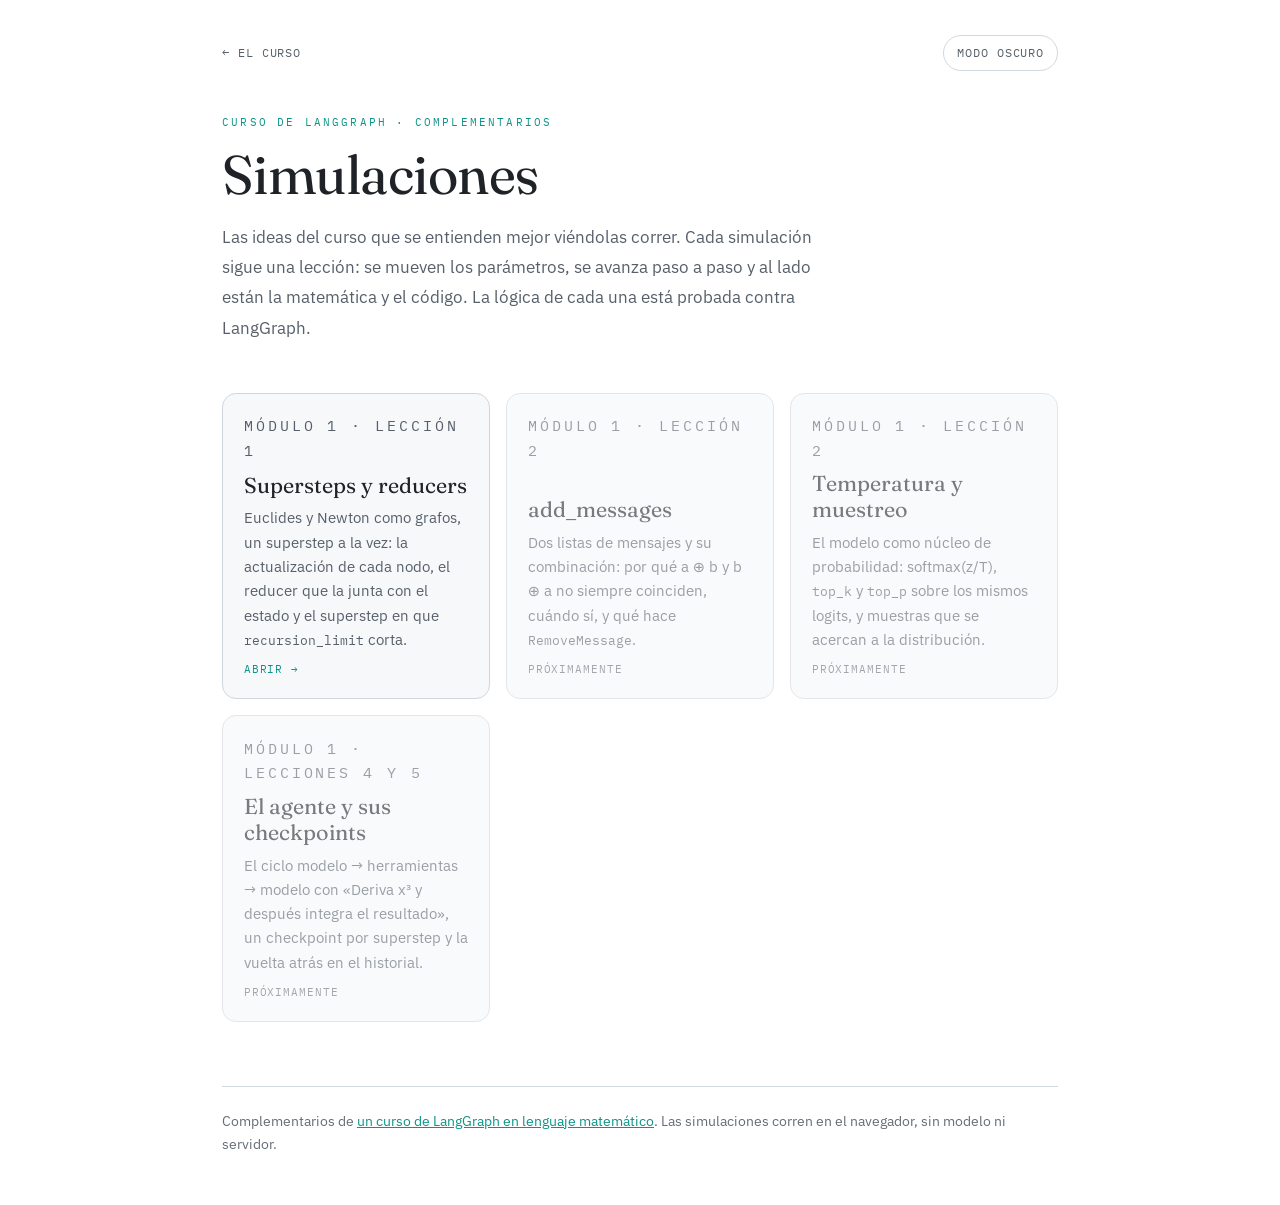
<file: complementarios/index.html>
<!doctype html>
<html lang="es">
<head>
<meta charset="utf-8">
<meta name="viewport" content="width=device-width, initial-scale=1">
<title>Complementarios del curso</title>
<meta name="description" content="Simulaciones interactivas del curso de LangGraph en lenguaje matemático: supersteps y reducers, add_messages, temperatura y muestreo, y el ciclo del agente con checkpoints.">
<script>
  try {
    var modo = localStorage.getItem("complementarios-modo");
    if (modo === "claro" || modo === "oscuro") document.documentElement.dataset.modo = modo;
  } catch (e) {}
</script>
<link rel="preconnect" href="https://fonts.googleapis.com">
<link rel="preconnect" href="https://fonts.gstatic.com" crossorigin>
<link rel="stylesheet" href="https://fonts.googleapis.com/css2?family=Fraunces:opsz,wght@9..144,400;9..144,500&family=IBM+Plex+Mono:wght@400;500;600&family=IBM+Plex+Sans:wght@400;600&display=swap">
<link rel="stylesheet" href="estilo.css">
<script defer src="paquetes/portada.js"></script>
</head>
<body>
<div class="wrap">
  <header class="top">
    <a href="https://github.com/B3njjaman/LangGraph">← El curso</a>
    <button class="modo" type="button">Modo oscuro</button>
  </header>

  <main>
    <section class="hero">
      <p class="eyebrow">Curso de LangGraph · Complementarios</p>
      <h1>Simulaciones</h1>
      <p class="lede">Las ideas del curso que se entienden mejor viéndolas correr. Cada simulación sigue una lección: se mueven los parámetros, se avanza paso a paso y al lado están la matemática y el código. La lógica de cada una está probada contra LangGraph.</p>
    </section>

    <div class="tarjetas">
      <a class="tarjeta" href="supersteps.html">
        <p class="eyebrow">Módulo 1 · Lección 1</p>
        <h2>Supersteps y reducers</h2>
        <p>Euclides y Newton como grafos, un superstep a la vez: la actualización de cada nodo, el reducer que la junta con el estado y el superstep en que <code>recursion_limit</code> corta.</p>
        <span class="ir">Abrir →</span>
      </a>
      <div class="tarjeta pronto">
        <p class="eyebrow">Módulo 1 · Lección 2</p>
        <h2>add_messages</h2>
        <p>Dos listas de mensajes y su combinación: por qué a ⊕ b y b ⊕ a no siempre coinciden, cuándo sí, y qué hace <code>RemoveMessage</code>.</p>
        <span class="ir">Próximamente</span>
      </div>
      <div class="tarjeta pronto">
        <p class="eyebrow">Módulo 1 · Lección 2</p>
        <h2>Temperatura y muestreo</h2>
        <p>El modelo como núcleo de probabilidad: softmax(z/T), <code>top_k</code> y <code>top_p</code> sobre los mismos logits, y muestras que se acercan a la distribución.</p>
        <span class="ir">Próximamente</span>
      </div>
      <div class="tarjeta pronto">
        <p class="eyebrow">Módulo 1 · Lecciones 4 y 5</p>
        <h2>El agente y sus checkpoints</h2>
        <p>El ciclo modelo → herramientas → modelo con «Deriva x³ y después integra el resultado», un checkpoint por superstep y la vuelta atrás en el historial.</p>
        <span class="ir">Próximamente</span>
      </div>
    </div>
  </main>

  <footer class="pie">
    Complementarios de <a href="https://github.com/B3njjaman/LangGraph">un curso de LangGraph en lenguaje matemático</a>. Las simulaciones corren en el navegador, sin modelo ni servidor.
  </footer>
</div>
</body>
</html>
</file>
<file: complementarios/estilo.css>
/* Complementarios del curso: el formato de las páginas del laboratorio de B&N Solutions
   (escenario con controles, Qué mirar, Las matemáticas, Cómo está construido, El código
   paso a paso, Por qué importa) con la paleta de los diagramas del curso
   (imagenes/diagramas/generar.py), para que se vean como parte de las lecciones. */

:root {
  color-scheme: light;
  --fondo: #ffffff;
  --fondo-2: #f6f8fa;
  --tarjeta: #f6f8fa;
  --borde: #d0d7de;
  --borde-2: #aab6c5;
  --tinta: #1f2328;
  --suave: #57606a;
  --tenue: #656d76;
  --nodo: #ffffff;
  --linea: #8c9bb0;
  --codigo: #f6f8fa;

  --turquesa: #0d9488;
  --turquesa-suave: #ccfbf1;
  --violeta: #7c3aed;
  --violeta-suave: #ede9fe;
  --ambar: #d97706;
  --ambar-suave: #fef3c7;
  --rosa: #e11d48;
  --rosa-suave: #ffe4e6;
  --celeste: #0284c7;
  --celeste-suave: #e0f2fe;
  --verde: #16a34a;
  --verde-suave: #dcfce7;

  --acento: var(--turquesa);
  --serif: "Fraunces", Georgia, serif;
  --sans: "IBM Plex Sans", system-ui, sans-serif;
  --mono: "IBM Plex Mono", ui-monospace, monospace;
}

@media (prefers-color-scheme: dark) {
  :root:not([data-modo="claro"]) {
    color-scheme: dark;
    --fondo: #0b1120;
    --fondo-2: #0e1626;
    --tarjeta: #111a2c;
    --borde: #26324a;
    --borde-2: #3b4d6b;
    --tinta: #e6edf3;
    --suave: #9aa7b8;
    --tenue: #8391a6;
    --nodo: #0e1626;
    --linea: #52668a;
    --codigo: #0e1626;

    --turquesa: #2dd4bf;
    --turquesa-suave: #0f3a3a;
    --violeta: #a78bfa;
    --violeta-suave: #2a2152;
    --ambar: #fbbf24;
    --ambar-suave: #3a2d0d;
    --rosa: #fb7185;
    --rosa-suave: #43192b;
    --celeste: #38bdf8;
    --celeste-suave: #0c2e48;
    --verde: #4ade80;
    --verde-suave: #0f3220;
  }
}

:root[data-modo="oscuro"] {
  color-scheme: dark;
  --fondo: #0b1120;
  --fondo-2: #0e1626;
  --tarjeta: #111a2c;
  --borde: #26324a;
  --borde-2: #3b4d6b;
  --tinta: #e6edf3;
  --suave: #9aa7b8;
  --tenue: #8391a6;
  --nodo: #0e1626;
  --linea: #52668a;
  --codigo: #0e1626;

  --turquesa: #2dd4bf;
  --turquesa-suave: #0f3a3a;
  --violeta: #a78bfa;
  --violeta-suave: #2a2152;
  --ambar: #fbbf24;
  --ambar-suave: #3a2d0d;
  --rosa: #fb7185;
  --rosa-suave: #43192b;
  --celeste: #38bdf8;
  --celeste-suave: #0c2e48;
  --verde: #4ade80;
  --verde-suave: #0f3220;
}

*,
*::before,
*::after {
  box-sizing: border-box;
}

html {
  -webkit-text-size-adjust: 100%;
}

body {
  margin: 0;
  background: var(--fondo);
  color: var(--tinta);
  font-family: var(--sans);
  font-size: 1rem;
  line-height: 1.7;
  -webkit-font-smoothing: antialiased;
}

a {
  color: var(--acento);
}

code {
  font-family: var(--mono);
  font-size: 0.88em;
}

:focus-visible {
  outline: 2px solid var(--acento);
  outline-offset: 3px;
}

.wrap {
  max-width: 900px;
  margin: 0 auto;
  padding: 0 2rem;
}

/* ── Barra superior ─────────────────────────────────────────────────────── */

.top {
  display: flex;
  align-items: center;
  justify-content: space-between;
  gap: 1rem;
  padding: 2.2rem 0 1.6rem;
  font-family: var(--mono);
  font-size: 0.72rem;
  letter-spacing: 0.08em;
  text-transform: uppercase;
}

.top a {
  color: var(--suave);
  text-decoration: none;
}

.top a:hover {
  color: var(--acento);
}

.modo {
  font: inherit;
  letter-spacing: inherit;
  text-transform: inherit;
  color: var(--suave);
  background: none;
  border: 1px solid var(--borde);
  border-radius: 999px;
  padding: 0.35rem 0.8rem;
  min-height: 36px;
  cursor: pointer;
}

.modo:hover {
  color: var(--tinta);
  border-color: var(--borde-2);
}

/* ── Portada de cada simulación ─────────────────────────────────────────── */

.hero {
  padding: 1rem 0 0.5rem;
}

.eyebrow {
  font-family: var(--mono);
  font-size: 0.68rem;
  letter-spacing: 0.2em;
  text-transform: uppercase;
  color: var(--acento);
  margin: 0 0 0.9rem;
}

h1 {
  font-family: var(--serif);
  font-weight: 400;
  font-size: clamp(2.2rem, 6vw, 3.4rem);
  line-height: 1.08;
  letter-spacing: -0.01em;
  margin: 0 0 1.1rem;
  text-wrap: balance;
}

.lede {
  font-size: 1.08rem;
  line-height: 1.75;
  color: var(--suave);
  max-width: 62ch;
  margin: 0;
}

/* ── Escenario: canvas + controles + traza ──────────────────────────────── */

.stage {
  position: relative;
  margin: 2.4rem 0 0;
  border: 1px solid var(--borde);
  border-radius: 14px;
  background: var(--fondo-2);
  overflow: hidden;
}

.stage canvas {
  display: block;
  width: 100%;
  height: auto;
  touch-action: manipulation;
}

.stage .idx {
  position: absolute;
  top: 0.75rem;
  right: 0.9rem;
  font-family: var(--mono);
  font-size: 0.68rem;
  letter-spacing: 0.1em;
  color: var(--tenue);
  pointer-events: none;
}

.hint {
  font-family: var(--mono);
  font-size: 0.66rem;
  letter-spacing: 0.08em;
  color: var(--tenue);
  margin: 0.7rem 0 0;
}

.ctls {
  display: grid;
  grid-template-columns: repeat(auto-fit, minmax(240px, 1fr));
  gap: 1rem 1.6rem;
  margin-top: 1.4rem;
}

.ctl {
  display: grid;
  gap: 0.4rem;
  min-width: 0;
}

.ctl[hidden] {
  display: none;
}

.ctl-label {
  display: flex;
  justify-content: space-between;
  gap: 0.6rem;
  font-family: var(--mono);
  font-size: 0.68rem;
  letter-spacing: 0.08em;
  text-transform: uppercase;
  color: var(--suave);
}

/* Los nombres de variables y de parámetros no pasan a mayúsculas: ε no es Ε. */
.ctl-label .nombre {
  text-transform: none;
  letter-spacing: 0;
}

.ctl-label output {
  color: var(--tinta);
  text-transform: none;
  letter-spacing: 0;
  font-variant-numeric: tabular-nums;
}

.seg {
  display: flex;
  flex-wrap: wrap;
  gap: 0.35rem;
}

.seg button,
.btn {
  font-family: var(--mono);
  font-size: 0.78rem;
  color: var(--suave);
  background: var(--fondo);
  border: 1px solid var(--borde);
  border-radius: 8px;
  padding: 0.45rem 0.75rem;
  min-height: 40px;
  cursor: pointer;
  transition: color 0.2s, border-color 0.2s, background 0.2s;
}

.seg button:hover,
.btn:hover {
  color: var(--tinta);
  border-color: var(--borde-2);
}

.seg button[aria-pressed="true"] {
  color: var(--tinta);
  background: var(--turquesa-suave);
  border-color: var(--turquesa);
}

.btn:disabled {
  opacity: 0.45;
  cursor: default;
}

.btn.primario {
  color: var(--tinta);
  border-color: var(--turquesa);
}

.botonera {
  display: flex;
  flex-wrap: wrap;
  gap: 0.45rem;
  margin-top: 1.4rem;
}

.nums {
  display: flex;
  flex-wrap: wrap;
  align-items: center;
  gap: 0.45rem 0.8rem;
}

.nums label {
  display: flex;
  align-items: center;
  gap: 0.4rem;
  font-family: var(--mono);
  font-size: 0.82rem;
  color: var(--suave);
}

/* 16px como mínimo, para que el teléfono no acerque la página al escribir */
.nums input {
  width: 6.4rem;
  font-family: var(--mono);
  font-size: 1rem;
  color: var(--tinta);
  background: var(--fondo);
  border: 1px solid var(--borde);
  border-radius: 8px;
  padding: 0.35rem 0.6rem;
  min-height: 40px;
}

.nums input:focus {
  border-color: var(--turquesa);
}

.presets {
  display: flex;
  flex-wrap: wrap;
  gap: 0.35rem;
}

.presets .btn {
  font-size: 0.72rem;
  min-height: 36px;
  padding: 0.3rem 0.6rem;
}

input[type="range"] {
  width: 100%;
  accent-color: var(--acento);
  min-height: 32px;
  margin: 0;
}

/* La traza: la sucesión de estados s₀, s₁, … como la entrega stream(stream_mode="values") */

.traza {
  margin-top: 1.4rem;
  border: 1px solid var(--borde);
  border-radius: 12px;
  overflow: hidden;
}

.traza-h {
  display: flex;
  justify-content: space-between;
  gap: 1rem;
  padding: 0.65rem 0.9rem;
  border-bottom: 1px solid var(--borde);
  font-family: var(--mono);
  font-size: 0.68rem;
  letter-spacing: 0.08em;
  text-transform: uppercase;
  color: var(--suave);
  background: var(--tarjeta);
}

.traza-cuerpo {
  max-height: 340px;
  overflow: auto;
}

.traza table {
  width: 100%;
  border-collapse: collapse;
  font-family: var(--mono);
  font-size: 0.76rem;
  font-variant-numeric: tabular-nums;
}

.traza th,
.traza td {
  text-align: left;
  vertical-align: top;
  padding: 0.5rem 0.9rem;
  border-bottom: 1px solid var(--borde);
}

.traza th {
  font-weight: 500;
  color: var(--tenue);
  font-size: 0.66rem;
  letter-spacing: 0.08em;
  text-transform: uppercase;
}

.traza tr:last-child td {
  border-bottom: 0;
}

.traza td {
  color: var(--suave);
  overflow-wrap: anywhere;
}

.traza tr.pendiente td {
  opacity: 0.35;
}

.traza tr.actual td {
  color: var(--tinta);
  background: var(--turquesa-suave);
}

.traza tr.error td {
  color: var(--rosa);
  background: var(--rosa-suave);
}

.traza th.min {
  text-transform: none;
  letter-spacing: 0;
  font-size: 0.76rem;
}

.traza td:nth-child(2) {
  white-space: nowrap;
}

.traza .k {
  width: 2.6rem;
  color: var(--tenue);
}

/* ── Bloques de texto ───────────────────────────────────────────────────── */

.blk {
  padding: 3.4rem 0 0;
}

.js .blk {
  opacity: 0;
  transform: translateY(18px);
  transition: opacity 0.7s ease, transform 0.7s cubic-bezier(0.16, 1, 0.3, 1);
}

.js .blk.in {
  opacity: 1;
  transform: none;
}

.blk-h {
  font-family: var(--serif);
  font-weight: 400;
  font-size: 1.6rem;
  line-height: 1.2;
  margin: 0 0 1rem;
}

.blk-p {
  font-size: 1rem;
  line-height: 1.8;
  color: var(--suave);
  max-width: 64ch;
  margin: 0 0 1rem;
}

.blk-p strong {
  color: var(--tinta);
  font-weight: 600;
}

ul.blk-p {
  padding-left: 1.2rem;
}

ul.blk-p li {
  margin-bottom: 0.7rem;
}

.eq-row {
  border-top: 1px solid var(--borde);
  padding: 1.4rem 0;
}

.eq-row:last-child {
  border-bottom: 1px solid var(--borde);
}

.eq {
  font-family: var(--mono);
  font-size: 1.02rem;
  color: var(--tinta);
  margin: 0 0 0.7rem;
  overflow-x: auto;
  overflow-y: hidden;
  padding: 0.2rem 0;
}

.eq-note {
  font-size: 0.94rem;
  line-height: 1.75;
  color: var(--suave);
  max-width: 64ch;
  margin: 0;
}

.step {
  border: 1px solid var(--borde);
  border-radius: 12px;
  margin-top: 1.4rem;
  overflow: hidden;
}

.step-head {
  display: flex;
  align-items: center;
  gap: 0.8rem;
  padding: 0.75rem 1rem;
  border-bottom: 1px solid var(--borde);
  background: var(--tarjeta);
}

.step-n {
  font-family: var(--mono);
  font-size: 0.64rem;
  letter-spacing: 0.16em;
  color: var(--acento);
}

.step-t {
  flex: 1;
  font-family: var(--sans);
  font-size: 0.9rem;
  font-weight: 600;
  margin: 0;
}

.copy {
  font-family: var(--mono);
  font-size: 0.62rem;
  letter-spacing: 0.12em;
  text-transform: uppercase;
  color: var(--suave);
  background: none;
  border: 1px solid var(--borde);
  border-radius: 6px;
  padding: 0.35rem 0.6rem;
  min-height: 32px;
  cursor: pointer;
}

.copy:hover {
  color: var(--tinta);
  border-color: var(--borde-2);
}

.copy.done {
  color: var(--turquesa);
  border-color: var(--turquesa);
}

.lang {
  display: flex;
  align-items: center;
  justify-content: space-between;
  gap: 0.8rem;
  font-family: var(--mono);
  font-size: 0.6rem;
  letter-spacing: 0.14em;
  text-transform: uppercase;
  color: var(--tenue);
  padding: 0.5rem 0.6rem 0 1rem;
  background: var(--codigo);
}

pre.code {
  margin: 0;
  padding: 0.8rem 1rem 1rem;
  overflow-x: auto;
  background: var(--codigo);
}

pre.code + .lang {
  border-top: 1px solid var(--borde);
}

pre.code code {
  font-size: 0.76rem;
  line-height: 1.7;
  color: var(--tinta);
  white-space: pre;
}

.step-x {
  padding: 0.9rem 1rem 1.1rem;
  font-size: 0.92rem;
  line-height: 1.75;
  color: var(--suave);
  margin: 0;
  border-top: 1px solid var(--borde);
}

.pager {
  display: flex;
  justify-content: space-between;
  gap: 1rem;
  flex-wrap: wrap;
  margin: 4rem 0 0;
  padding: 1.4rem 0 3rem;
  border-top: 1px solid var(--borde);
  font-family: var(--mono);
  font-size: 0.74rem;
  letter-spacing: 0.06em;
}

.pager a {
  text-decoration: none;
}

.pager a:hover {
  text-decoration: underline;
}

.pager .void {
  color: var(--tenue);
}

/* ── Portada de Complementarios ─────────────────────────────────────────── */

.tarjetas {
  display: grid;
  grid-template-columns: repeat(auto-fit, minmax(260px, 1fr));
  gap: 1rem;
  margin: 2.6rem 0 0;
}

.tarjeta {
  display: flex;
  flex-direction: column;
  gap: 0.5rem;
  padding: 1.3rem 1.3rem 1.2rem;
  border: 1px solid var(--borde);
  border-radius: 14px;
  background: var(--fondo-2);
  color: inherit;
  text-decoration: none;
  transition: border-color 0.2s, transform 0.3s cubic-bezier(0.16, 1, 0.3, 1);
}

a.tarjeta:hover {
  border-color: var(--turquesa);
  transform: translateY(-2px);
}

.tarjeta h2 {
  font-family: var(--serif);
  font-weight: 400;
  font-size: 1.35rem;
  line-height: 1.2;
  margin: 0;
}

.tarjeta p {
  font-size: 0.92rem;
  line-height: 1.65;
  color: var(--suave);
  margin: 0;
  flex: 1;
}

.tarjeta .ir {
  font-family: var(--mono);
  font-size: 0.7rem;
  letter-spacing: 0.08em;
  text-transform: uppercase;
  color: var(--acento);
}

.tarjeta.pronto {
  opacity: 0.6;
}

.tarjeta.pronto .ir {
  color: var(--tenue);
}

.pie {
  margin-top: 4rem;
  padding: 1.4rem 0 3rem;
  border-top: 1px solid var(--borde);
  font-size: 0.88rem;
  color: var(--tenue);
}

@media (max-width: 640px) {
  .wrap {
    padding: 0 1rem;
  }
  .top {
    padding: 1.2rem 0 1rem;
  }
  .stage {
    margin-top: 1.8rem;
    border-radius: 12px;
  }
  .lede {
    font-size: 1.02rem;
  }
  .blk {
    padding-top: 2.6rem;
  }
  .blk-h {
    font-size: 1.4rem;
  }
  .eq {
    font-size: 0.92rem;
  }
  .ctls {
    grid-template-columns: 1fr;
  }
  .traza th,
  .traza td {
    padding: 0.45rem 0.6rem;
  }
}

@media (prefers-reduced-motion: reduce) {
  .js .blk {
    opacity: 1;
    transform: none;
    transition: none;
  }
  .tarjeta {
    transition: none;
  }
}
</file>
